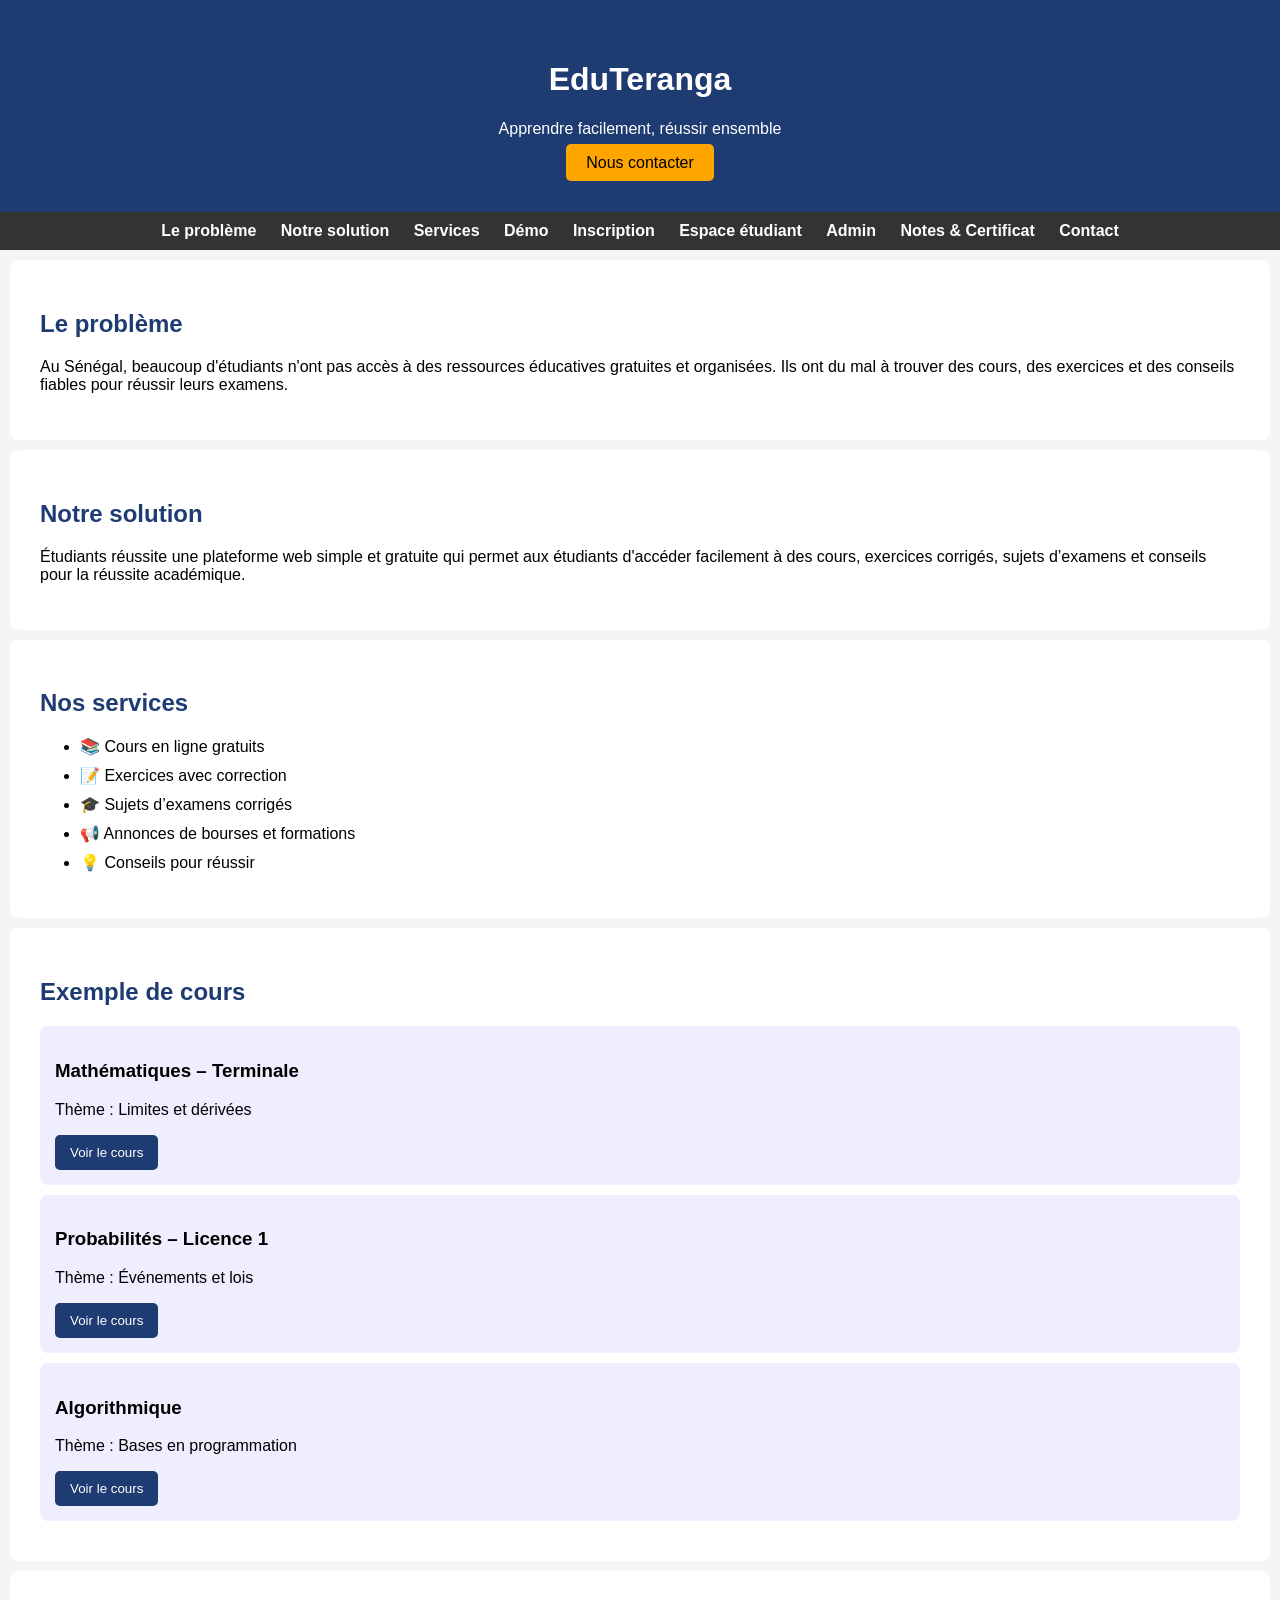
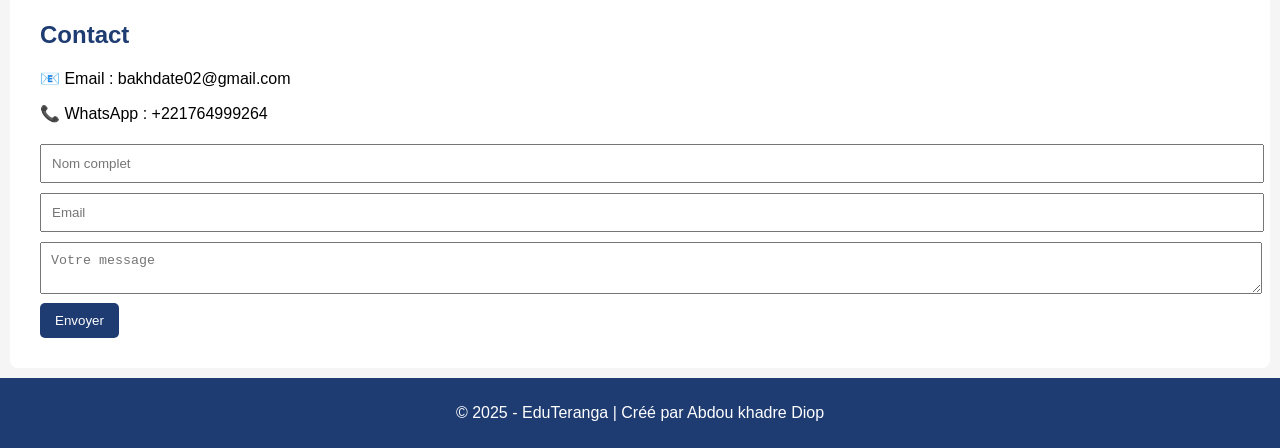
<file: index.html>
<!DOCTYPE html>
<html lang="fr">
<head>
  <meta charset="UTF-8">
  <title>EduTeranga - Réussir ensemble</title>
  <link rel="stylesheet" href="style.css">
  <link rel="manifest" href="manifest.json">
</head>
<body>

<header>
  <h1>EduTeranga</h1>
  <p>Apprendre facilement, réussir ensemble</p>
  <a href="#contact" class="btn">Nous contacter</a>
</header>

<nav>
  <a href="#probleme">Le problème</a>
  <a href="#solution">Notre solution</a>
  <a href="#services">Services</a>
  <a href="#demo">Démo</a>
  <a href="inscription.html">Inscription</a>
  <a href="etudiant.html">Espace étudiant</a>
  <a href="admin.html">Admin</a>
  <a href="notes.html">Notes & Certificat</a>
  <a href="#contact">Contact</a>
</nav>

<section id="probleme">
  <h2>Le problème</h2>
  <p>
    Au Sénégal, beaucoup d'étudiants n'ont pas accès à des ressources éducatives gratuites et organisées.
    Ils ont du mal à trouver des cours, des exercices et des conseils fiables pour réussir leurs examens.
  </p>
</section>

<section id="solution">
  <h2>Notre solution</h2>
  <p>
    Étudiants réussite une plateforme web simple et gratuite qui permet aux étudiants d'accéder facilement à des cours,
    exercices corrigés, sujets d’examens et conseils pour la réussite académique.
  </p>
</section>

<section id="services">
  <h2>Nos services</h2>
  <ul>
    <li>📚 Cours en ligne gratuits</li>
    <li>📝 Exercices avec correction</li>
    <li>🎓 Sujets d’examens corrigés</li>
    <li>📢 Annonces de bourses et formations</li>
    <li>💡 Conseils pour réussir</li>
  </ul>
</section>

<section id="demo">
  <h2>Exemple de cours</h2>

  <div class="card">
    <h3>Mathématiques – Terminale</h3>
    <p>Thème : Limites et dérivées</p>
    <button>Voir le cours</button>
  </div>

  <div class="card">
    <h3>Probabilités – Licence 1</h3>
    <p>Thème : Événements et lois</p>
    <button>Voir le cours</button>
  </div>

  <div class="card">
    <h3>Algorithmique</h3>
    <p>Thème : Bases en programmation</p>
    <button>Voir le cours</button>
  </div>
</section>

<section id="contact">
  <h2>Contact</h2>
  <p>📧 Email : bakhdate02@gmail.com</p>
  <p>📞 WhatsApp : +221764999264</p>

  <form>
    <input type="text" placeholder="Nom complet" required>
    <input type="email" placeholder="Email" required>
    <textarea placeholder="Votre message"></textarea>
    <button type="submit">Envoyer</button>
  </form>
</section>

<footer>
  <p>© 2025 - EduTeranga | Créé par Abdou khadre Diop</p>
</footer>

</body>
  </html>
</file>
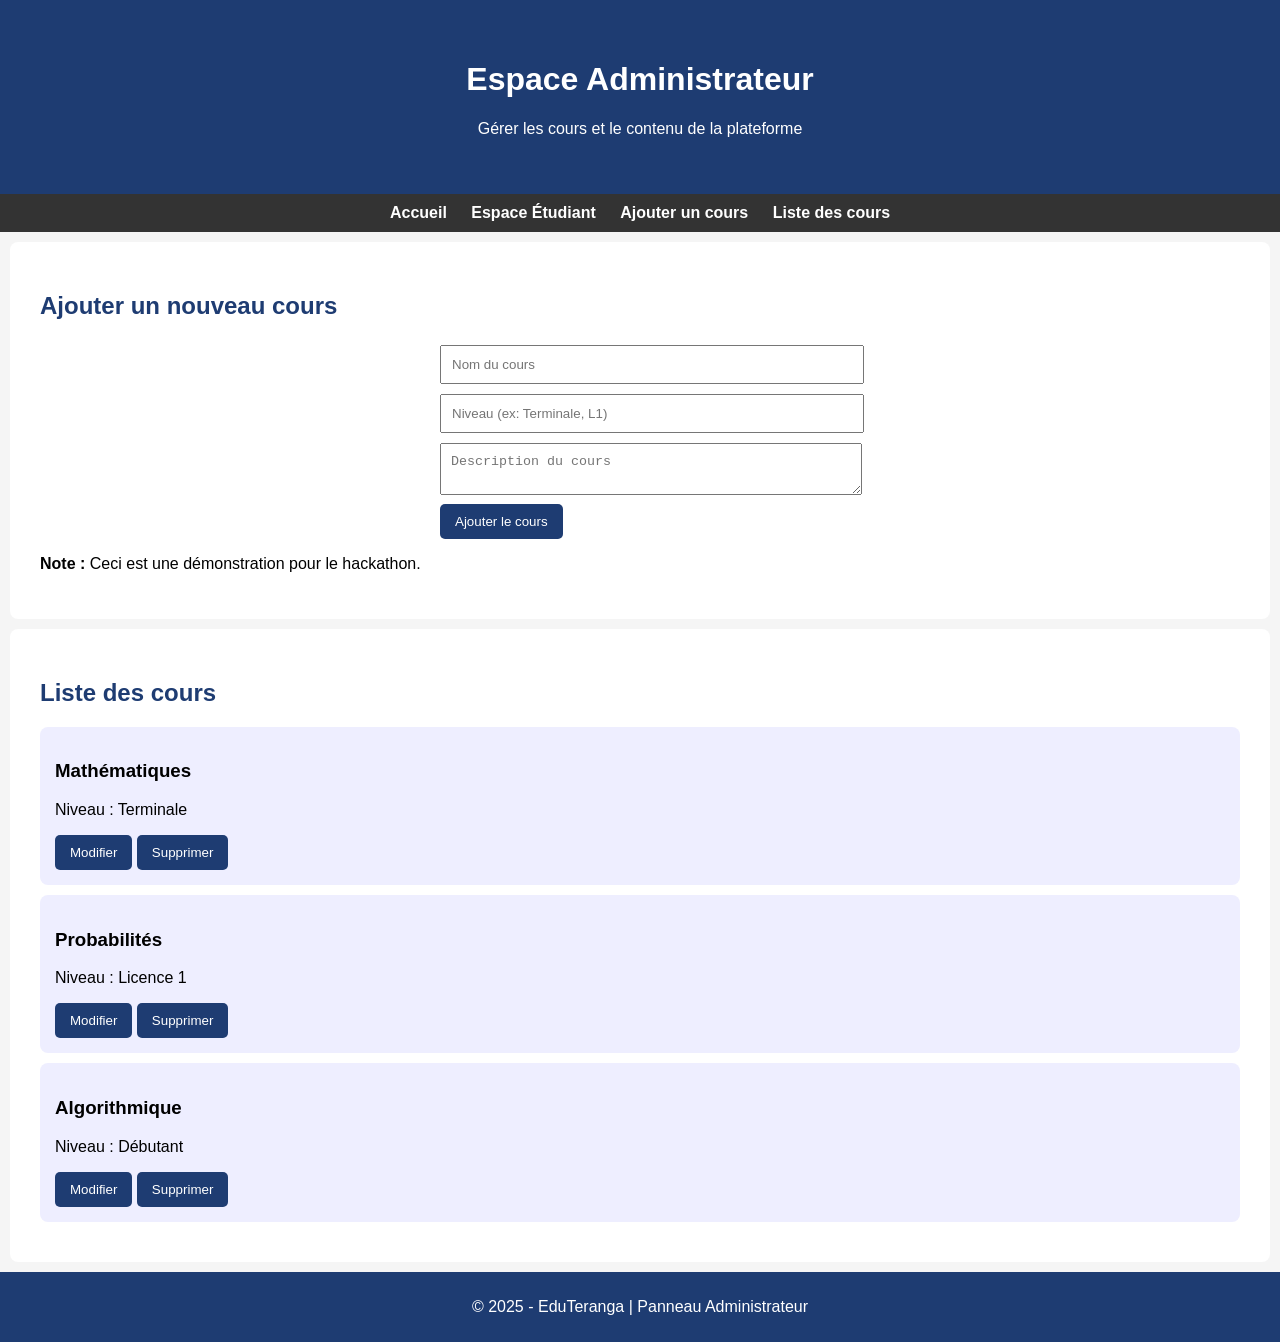
<file: admin.html>
<!DOCTYPE html>
<html lang="fr">
<head>
  <meta charset="UTF-8">
  <title>Admin - EduTeranga</title>
  <link rel="stylesheet" href="style.css">
</head>
<body>

<header>
  <h1>Espace Administrateur</h1>
  <p>Gérer les cours et le contenu de la plateforme</p>
</header>

<nav>
  <a href="index.html">Accueil</a>
  <a href="etudiant.html">Espace Étudiant</a>
  <a href="#ajouter">Ajouter un cours</a>
  <a href="#liste">Liste des cours</a>
</nav>

<section id="ajouter">
  <h2>Ajouter un nouveau cours</h2>

  <form class="login-form">
    <input type="text" placeholder="Nom du cours" required>
    <input type="text" placeholder="Niveau (ex: Terminale, L1)" required>
    <textarea placeholder="Description du cours" required></textarea>
    <button type="submit">Ajouter le cours</button>
  </form>

  <p><b>Note :</b> Ceci est une démonstration pour le hackathon.</p>
</section>

<section id="liste">
  <h2>Liste des cours</h2>

  <div class="card">
    <h3>Mathématiques</h3>
    <p>Niveau : Terminale</p>
    <button>Modifier</button>
    <button>Supprimer</button>
  </div>

  <div class="card">
    <h3>Probabilités</h3>
    <p>Niveau : Licence 1</p>
    <button>Modifier</button>
    <button>Supprimer</button>
  </div>

  <div class="card">
    <h3>Algorithmique</h3>
    <p>Niveau : Débutant</p>
    <button>Modifier</button>
    <button>Supprimer</button>
  </div>
</section>

<footer>
  <p>© 2025 - EduTeranga | Panneau Administrateur</p>
</footer>

</body>
</html>
</file>
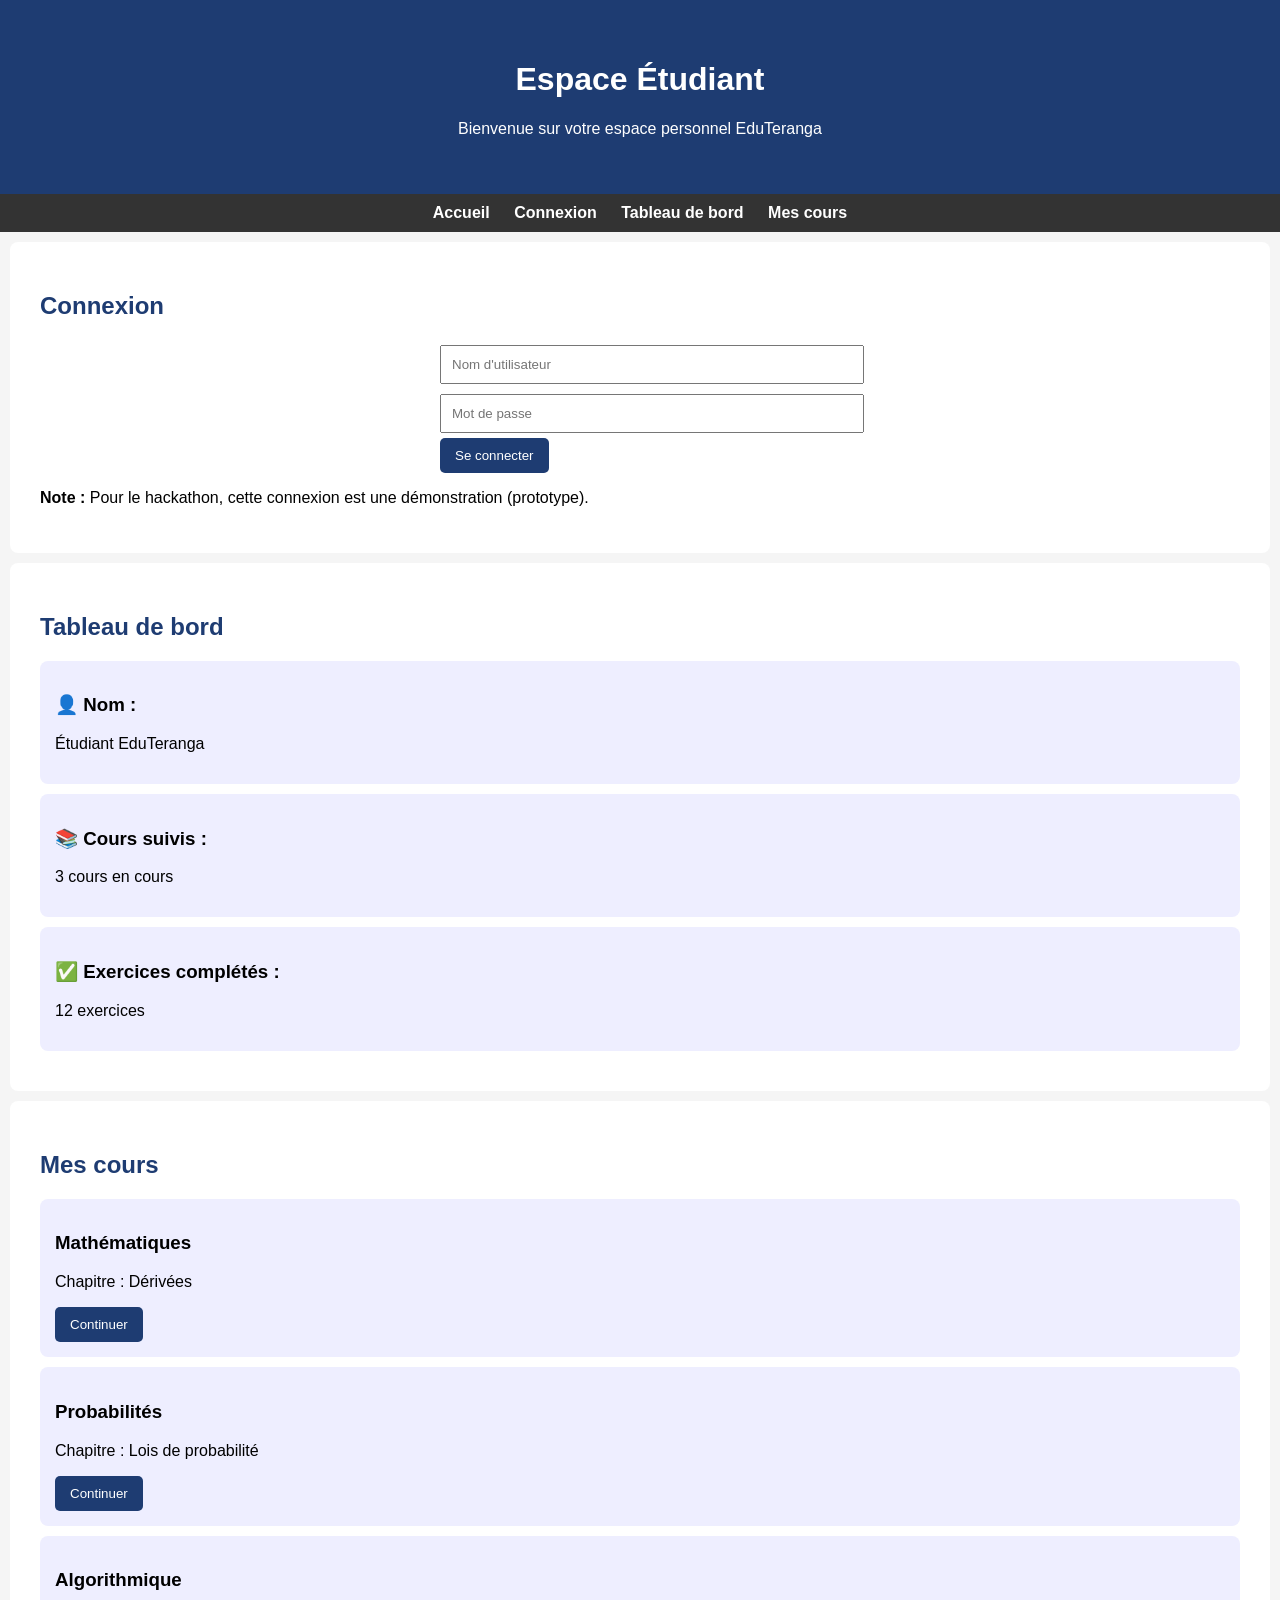
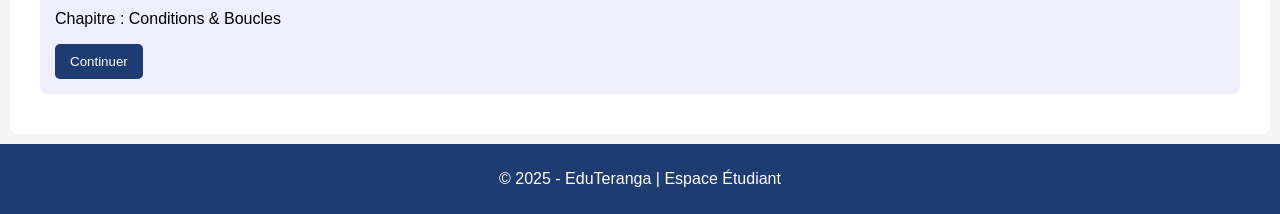
<file: etudiant.html>
<!DOCTYPE html>
<html lang="fr">
<head>
  <meta charset="UTF-8">
  <title>Espace Étudiant - EduTeranga</title>
  <link rel="stylesheet" href="style.css">
</head>
<body>

<header>
  <h1>Espace Étudiant</h1>
  <p>Bienvenue sur votre espace personnel EduTeranga</p>
</header>

<nav>
  <a href="index.html">Accueil</a>
  <a href="#connexion">Connexion</a>
  <a href="#dashboard">Tableau de bord</a>
  <a href="#cours">Mes cours</a>
</nav>

<section id="connexion">
  <h2>Connexion</h2>

  <form class="login-form">
    <input type="text" placeholder="Nom d'utilisateur" required>
    <input type="password" placeholder="Mot de passe" required>
    <button type="submit">Se connecter</button>
  </form>

  <p><b>Note :</b> Pour le hackathon, cette connexion est une démonstration (prototype).</p>
</section>

<section id="dashboard">
  <h2>Tableau de bord</h2>

  <div class="card">
    <h3>👤 Nom :</h3>
    <p>Étudiant EduTeranga</p>
  </div>

  <div class="card">
    <h3>📚 Cours suivis :</h3>
    <p>3 cours en cours</p>
  </div>

  <div class="card">
    <h3>✅ Exercices complétés :</h3>
    <p>12 exercices</p>
  </div>
</section>

<section id="cours">
  <h2>Mes cours</h2>

  <div class="card">
    <h3>Mathématiques</h3>
    <p>Chapitre : Dérivées</p>
    <button>Continuer</button>
  </div>

  <div class="card">
    <h3>Probabilités</h3>
    <p>Chapitre : Lois de probabilité</p>
    <button>Continuer</button>
  </div>

  <div class="card">
    <h3>Algorithmique</h3>
    <p>Chapitre : Conditions & Boucles</p>
    <button>Continuer</button>
  </div>
</section>

<footer>
  <p>© 2025 - EduTeranga | Espace Étudiant</p>
</footer>

</body>
  </html>
</file>
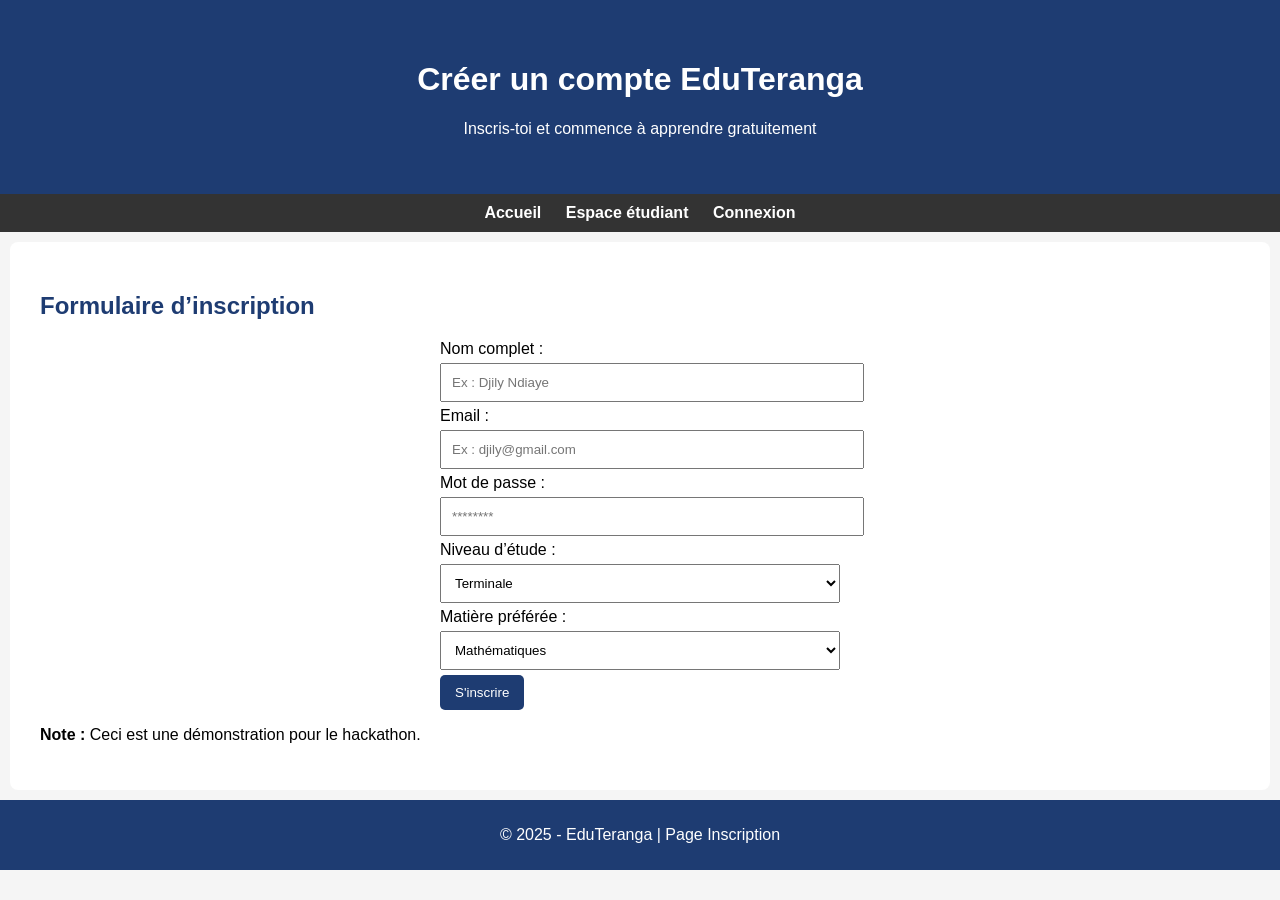
<file: inscription.html>
<!DOCTYPE html>
<html lang="fr">
<head>
  <meta charset="UTF-8">
  <title>Inscription - EduTeranga</title>
  <link rel="stylesheet" href="style.css">
</head>
<body>

<header>
  <h1>Créer un compte EduTeranga</h1>
  <p>Inscris-toi et commence à apprendre gratuitement</p>
</header>

<nav>
  <a href="index.html">Accueil</a>
  <a href="etudiant.html">Espace étudiant</a>
  <a href="connexion.html">Connexion</a>
</nav>

<section>
  <h2>Formulaire d’inscription</h2>

  <form class="login-form">

    <label>Nom complet :</label>
    <input type="text" placeholder="Ex : Djily Ndiaye" required>

    <label>Email :</label>
    <input type="email" placeholder="Ex : djily@gmail.com" required>

    <label>Mot de passe :</label>
    <input type="password" placeholder="********" required>

    <label>Niveau d’étude :</label>
    <select required>
      <option>Terminale</option>
      <option>Licence 1</option>
      <option>Licence 2</option>
      <option>Licence 3</option>
      <option>Autre</option>
    </select>

    <label>Matière préférée :</label>
    <select>
      <option>Mathématiques</option>
      <option>Probabilités</option>
      <option>Algorithmique</option>
      <option>Informatique</option>
    </select>

    <button type="submit">S'inscrire</button>
  </form>

  <p><b>Note :</b> Ceci est une démonstration pour le hackathon.</p>
</section>

<footer>
  <p>© 2025 - EduTeranga | Page Inscription</p>
</footer>

</body>
</html>
</file>
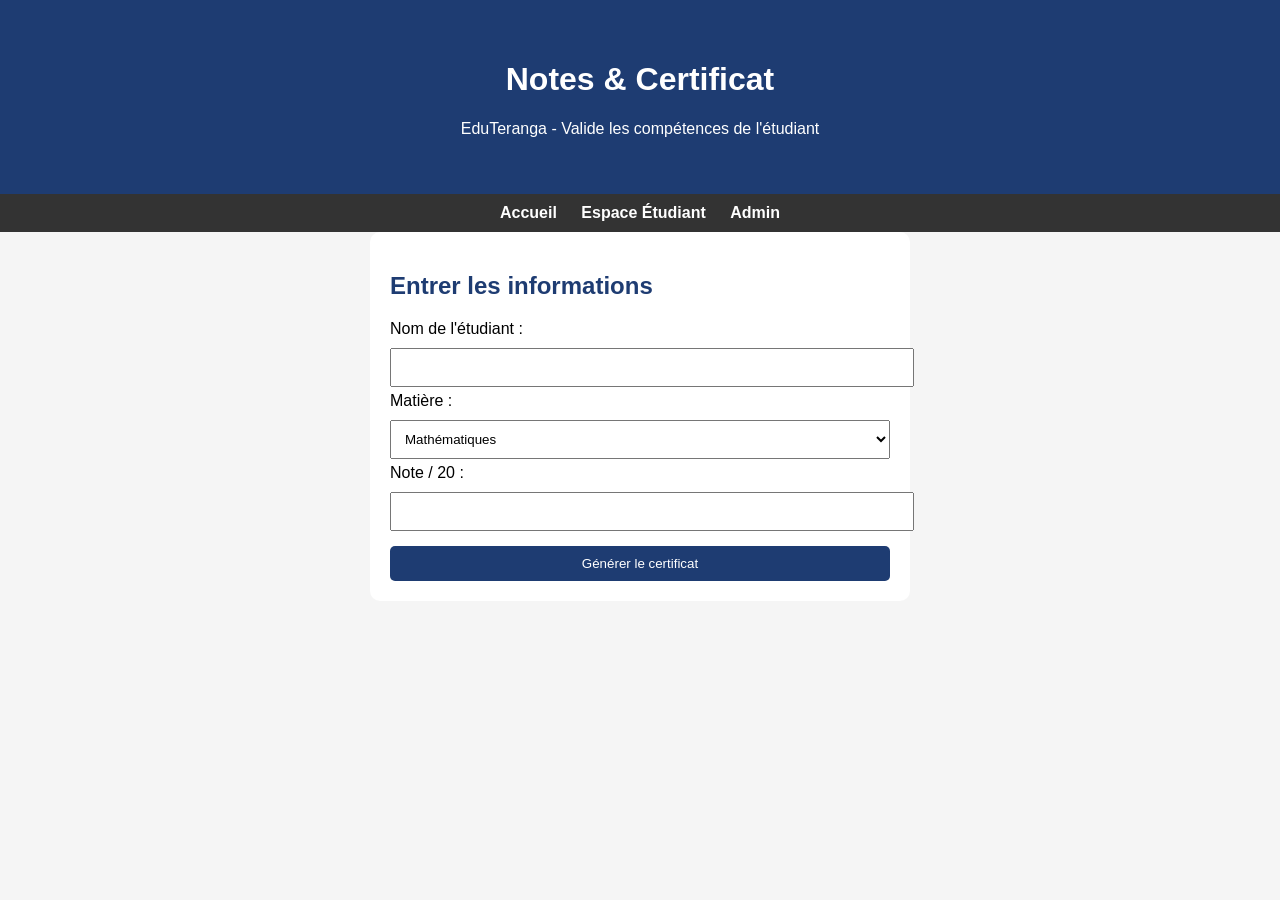
<file: notes.html>
<!DOCTYPE html>
<html lang="fr">
<head>
  <meta charset="UTF-8">
  <title>Notes & Certificat - EduTeranga</title>
  <link rel="stylesheet" href="style.css">

  <style>
    .note-box {
      max-width: 500px;
      margin: auto;
      background: white;
      padding: 20px;
      border-radius: 10px;
    }

    input, select, button {
      width: 100%;
      padding: 10px;
      margin-top: 10px;
    }

    #certificat {
      display: none;
      margin-top: 40px;
      padding: 30px;
      border: 5px solid #1e3c72;
      text-align: center;
    }

    #certificat h1 {
      color: #1e3c72;
    }
  </style>
</head>
<body>

<header>
  <h1>Notes & Certificat</h1>
  <p>EduTeranga - Valide les compétences de l'étudiant</p>
</header>

<nav>
  <a href="index.html">Accueil</a>
  <a href="etudiant.html">Espace Étudiant</a>
  <a href="admin.html">Admin</a>
</nav>

<div class="note-box">

  <h2>Entrer les informations</h2>

  <label>Nom de l'étudiant :</label>
  <input type="text" id="nom">

  <label>Matière :</label>
  <select id="matiere">
    <option>Mathématiques</option>
    <option>Probabilités</option>
    <option>Algorithmique</option>
    <option>Informatique</option>
  </select>

  <label>Note / 20 :</label>
  <input type="number" id="note">

  <button onclick="genererCertificat()">Générer le certificat</button>

</div>

<div id="certificat">
  <h1>Certificat de réussite</h1>
  <p>Ce certificat est décerné à :</p>
  <h2 id="nomCertif"></h2>

  <p>Pour sa réussite en :</p>
  <h2 id="matiereCertif"></h2>

  <p>Avec la note de :</p>
  <h2 id="noteCertif"></h2>

  <p><b>EduTeranga – 2025</b></p>
</div>

<script>
function genererCertificat() {

  let nom = document.getElementById("nom").value;
  let matiere = document.getElementById("matiere").value;
  let note = document.getElementById("note").value;

  if(nom == "" || note == "") {
    alert("Veuillez remplir tous les champs !");
    return;
  }

  if(note < 10) {
    alert("Note insuffisante pour obtenir le certificat !");
    return;
  }

  document.getElementById("certificat").style.display = "block";
  document.getElementById("nomCertif").innerText = nom;
  document.getElementById("matiereCertif").innerText = matiere;
  document.getElementById("noteCertif").innerText = note + " / 20";
}
</script>

</body>
</html>
</file>
<file: style.css>
body {
  margin: 0;
  font-family: Arial, sans-serif;
  background: #f5f5f5;
}

header {
  background: #1e3c72;
  color: white;
  padding: 40px;
  text-align: center;
}

.btn {
  background: orange;
  color: black;
  padding: 10px 20px;
  text-decoration: none;
  border-radius: 5px;
}

nav {
  background: #333;
  padding: 10px;
  text-align: center;
}

nav a {
  color: white;
  margin: 10px;
  text-decoration: none;
  font-weight: bold;
}

section {
  padding: 30px;
  margin: 10px;
  background: white;
  border-radius: 8px;
}

h2 {
  color: #1e3c72;
}

ul li {
  margin: 10px 0;
}

.card {
  background: #eef;
  padding: 15px;
  margin: 10px 0;
  border-radius: 8px;
}

button {
  padding: 10px 15px;
  background: #1e3c72;
  color: white;
  border: none;
  border-radius: 5px;
}

input, textarea, select {
  width: 100%;
  padding: 10px;
  margin: 5px 0;
}

footer {
  background: #1e3c72;
  color: white;
  text-align: center;
  padding: 10px;
}

.login-form {
  max-width: 400px;
  margin: auto;
}
</file>
